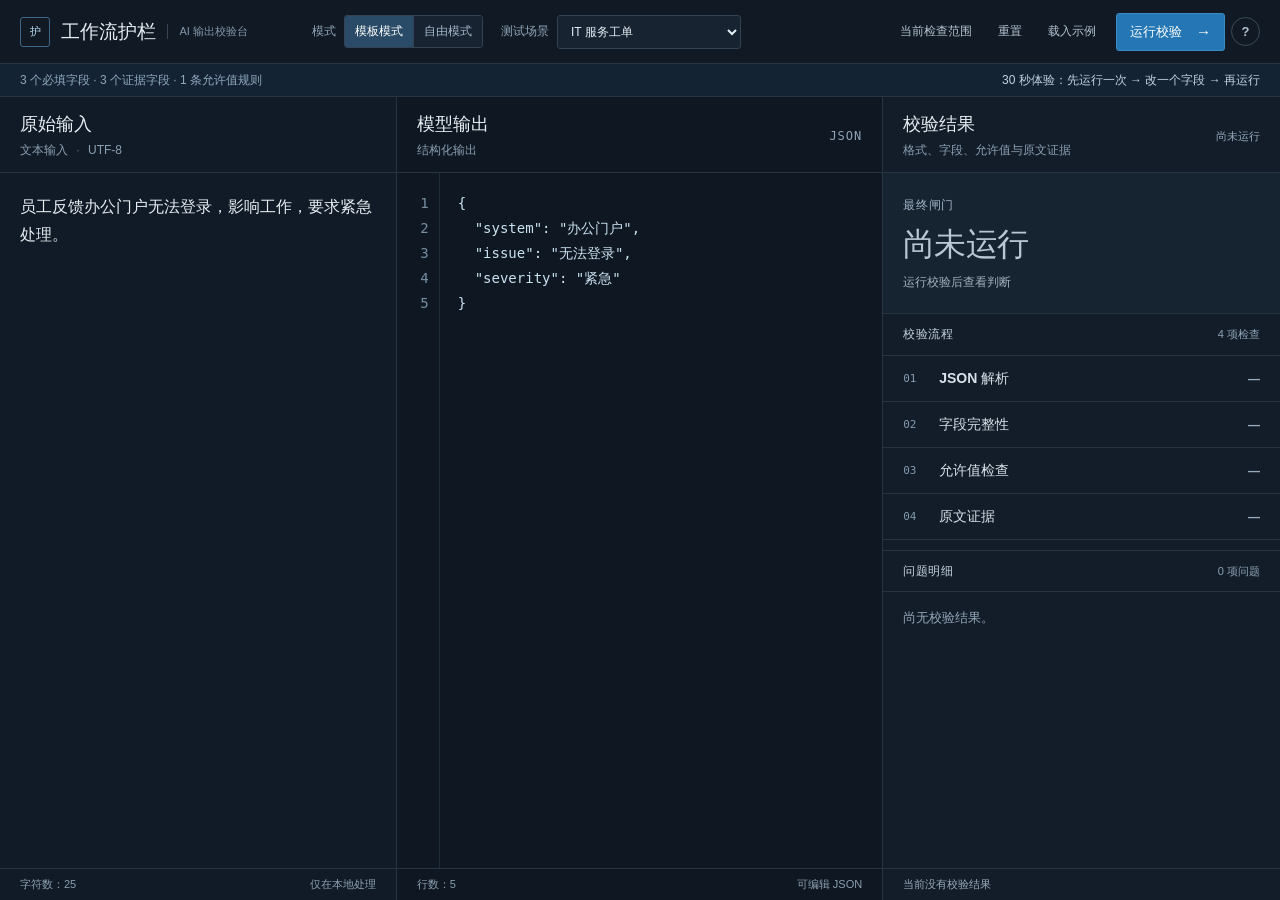
<file: index.html>
<!doctype html>
<html lang="zh-CN">
  <head>
    <meta charset="UTF-8" />
    <meta name="viewport" content="width=device-width, initial-scale=1" />
    <meta http-equiv="refresh" content="0; url=./app/" />
    <title>工作流护栏</title>
  </head>
  <body>
    <p>如果没有自动跳转，请<a href="./app/">打开工作流护栏</a>。</p>
  </body>
</html>
</file>
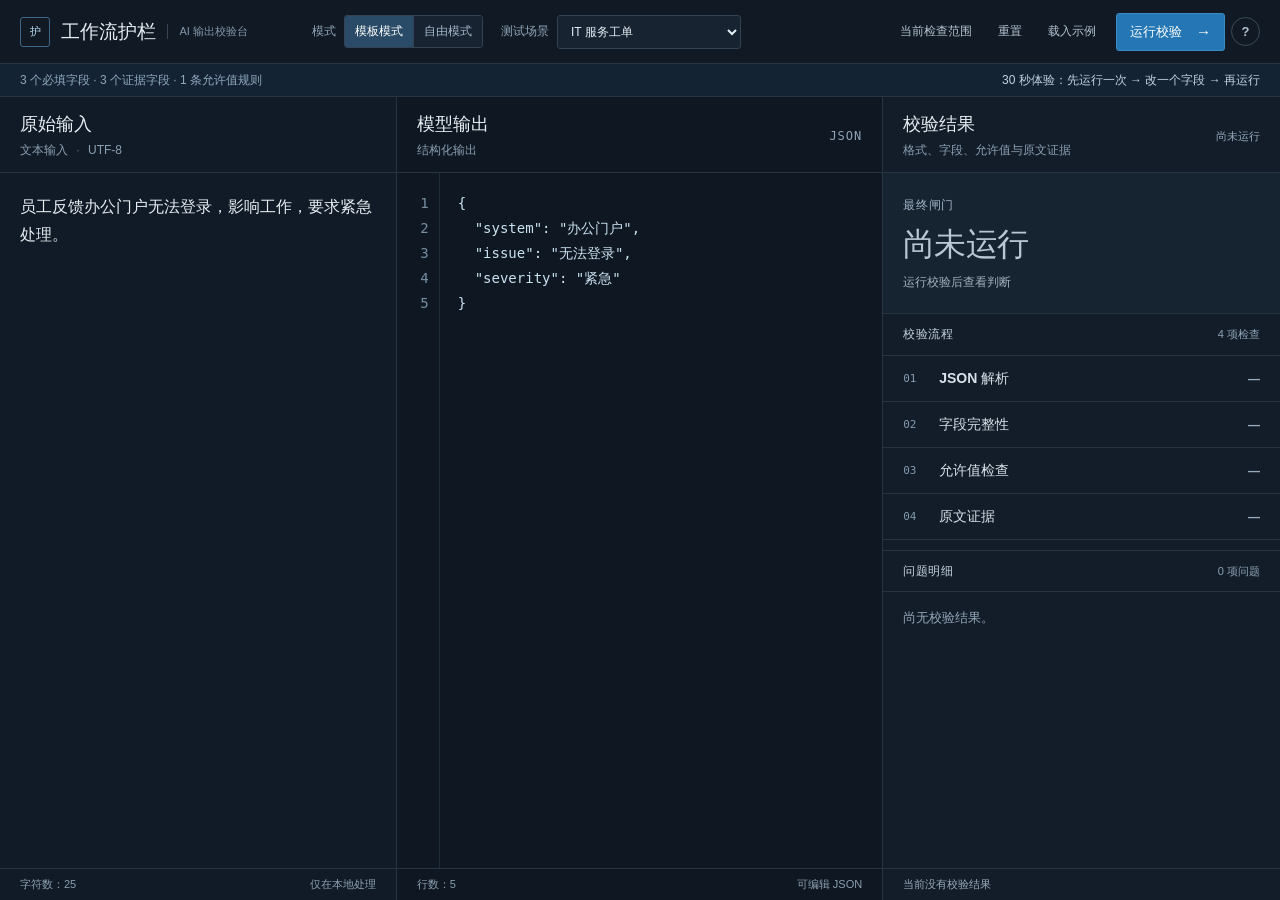
<file: app/index.html>
<!doctype html>
<html lang="zh-CN">
  <head>
    <meta charset="UTF-8" />
    <meta name="viewport" content="width=device-width, initial-scale=1" />
    <meta name="color-scheme" content="dark" />
    <title>工作流护栏 · AI 输出校验台</title>
    <link rel="stylesheet" href="./styles.css?v=1.1.0" />
    <script src="./validator.js?v=1.1.0" defer></script>
    <script src="./templates.js?v=1.1.0" defer></script>
    <script src="./app.js?v=1.1.0-onboarding" defer></script>
  </head>
  <body>
    <div class="app-shell">
      <header class="topbar">
        <div class="product"><span class="product-mark" aria-hidden="true">护</span><strong>工作流护栏</strong><span class="product-kind">AI 输出校验台</span></div>
        <div class="toolbar-context">
          <div class="toolbar-field mode-field"><span>模式</span><div class="mode-switch" role="group" aria-label="模式"><button type="button" id="template-mode" aria-pressed="true">模板模式</button><button type="button" id="free-mode" aria-pressed="false">自由模式</button></div></div>
          <label class="toolbar-field" id="scenario-field" for="scenario-select"><span>测试场景</span><select id="scenario-select"></select></label>
        </div>
        <div class="toolbar-actions">
          <button type="button" class="quiet-button" id="config-button">当前检查范围</button>
          <button type="button" class="quiet-button" id="guide-button" hidden>输入规范</button>
          <button type="button" class="quiet-button" id="reset-button">重置</button>
          <button type="button" class="quiet-button" id="load-button">载入示例</button>
          <button type="button" class="primary-button" id="run-button">运行校验 <span aria-hidden="true">→</span></button>
          <button type="button" class="about-button" id="about-button" aria-label="关于本项目" title="关于本项目">?</button>
        </div>
      </header>
      <div class="quick-tip"><span id="config-summary"></span><span id="quick-tip">30 秒体验：先运行一次 → 改一个字段 → 再运行</span></div>

      <main class="workspace">
        <section class="pane source-pane" aria-labelledby="source-title">
          <div class="pane-heading"><div><h1 id="source-title">原始输入</h1><p>文本输入 <span>·</span> UTF-8</p></div></div>
          <textarea id="source-input" spellcheck="false" aria-label="原始输入"></textarea>
          <div class="pane-status"><span id="character-count">字符数：0</span><span>仅在本地处理</span></div>
        </section>

        <section class="pane output-pane" aria-labelledby="output-title">
          <div class="pane-heading"><div><h2 id="output-title">模型输出</h2><p>结构化输出</p></div><span class="format-label">JSON</span></div>
          <div class="code-editor"><div class="line-numbers" id="line-numbers" aria-hidden="true">1</div><textarea id="json-input" spellcheck="false" wrap="off" aria-label="模型输出 JSON"></textarea></div>
          <div class="pane-status"><span id="line-count">行数：1</span><span>可编辑 JSON</span></div>
        </section>

        <aside class="pane validation-pane" aria-labelledby="validation-title">
          <div class="pane-heading validation-heading"><div><h2 id="validation-title">校验结果</h2><p>格式、字段、允许值与原文证据</p></div><span id="validation-state">尚未运行</span></div>
          <div class="validation-body">
            <div class="gate" id="gate" data-gate="idle"><span class="eyebrow">最终闸门</span><strong id="gate-label">尚未运行</strong><p id="gate-count">运行校验后查看判断</p></div>

            <div class="subhead"><h3>校验流程</h3><span>4 项检查</span></div>
            <div class="check-list">
              <details class="check-row" data-node="parse"><summary><span class="check-index">01</span><span class="check-name">JSON 解析</span><span class="node-status">—</span></summary><p class="node-explain">输出是不是合法 JSON？</p><p class="node-detail"></p></details>
              <details class="check-row" data-node="schema"><summary><span class="check-index">02</span><span class="check-name">字段完整性</span><span class="node-status">—</span></summary><p class="node-explain">要求的字段有没有缺失？</p><p class="node-detail"></p></details>
              <details class="check-row" data-node="rules"><summary><span class="check-index">03</span><span class="check-name">允许值检查</span><span class="node-status">—</span></summary><p class="node-explain">某些字段的值是否在预设范围内？</p><p class="node-detail"></p></details>
              <details class="check-row" data-node="evidence"><summary><span class="check-index">04</span><span class="check-name">原文证据</span><span class="node-status">—</span></summary><p class="node-explain">输出里的关键值，在原始材料里有没有直接出现？</p><p class="node-detail"></p></details>
            </div>

            <div class="subhead issues-head"><h3>问题明细</h3><span id="issue-count">0 项问题</span></div>
            <div class="issue-list" id="issue-list"><p class="empty-issues">尚无校验结果。</p></div>
          </div>
          <div class="validation-status" id="run-meta">本次会话尚未运行</div>
        </aside>
      </main>
    </div>

    <dialog id="about-dialog" aria-labelledby="about-title">
      <div class="dialog-top"><h2 id="about-title">Workflow Guardrail</h2><button type="button" id="close-about" aria-label="关闭关于窗口">×</button></div>
      <p>本工具是实习结束后，基于企业 AI 工作流调研中的通用问题形成的公开、脱敏 Demo。所有案例与规则均为虚构，所有处理在浏览器本地完成。</p>
      <a href="../docs/QUICKSTART_CN.html">查看快速说明</a>
    </dialog>

    <dialog id="config-dialog" aria-labelledby="config-title">
      <div class="dialog-top"><h2 id="config-title">校验配置</h2><button type="button" id="close-config" aria-label="关闭配置">×</button></div>
      <div id="template-config" hidden><p>当前模板的检查范围只读；你可以修改输入并重新运行。</p><dl><dt>必填字段</dt><dd id="scope-required"></dd><dt>需要原文证据</dt><dd id="scope-evidence"></dd><dt>允许值</dt><dd id="scope-enums"></dd></dl></div>
      <div id="free-config" hidden>
        <label for="config-required">必填字段</label><p>这些字段必须出现在模型输出里。用逗号分隔。</p><input id="config-required" type="text" placeholder="product, problem, action" />
        <label for="config-evidence">原文证据字段</label><p>这些字段的值需要在原始材料里找到直接依据。用逗号分隔。</p><input id="config-evidence" type="text" placeholder="product, problem, action" />
        <label for="config-enums">允许值</label><p>限制某个字段只能使用指定值。每行一条。</p><textarea id="config-enums" rows="4" placeholder="action = 换货 | 退款 | 维修"></textarea>
        <p class="config-error" id="config-error" role="alert" hidden></p>
        <div class="dialog-actions"><button type="button" id="save-config">保存配置</button></div>
      </div>
    </dialog>

    <dialog id="guide-dialog" aria-labelledby="guide-title">
      <div class="dialog-top"><h2 id="guide-title">输入规范</h2><button type="button" id="close-guide" aria-label="关闭输入规范">×</button></div>
      <p>为了让结果稳定、可解释，建议使用顶层 JSON 对象和简单明确的字段名。适合信息抽取、分类、标签与状态判断；需要检查的关键值最好在原始文本中直接出现。</p>
      <p>暂不支持嵌套对象规则、复杂跨字段逻辑、合同效力判断、文案质量判断、自动事实核查或语义推理。</p>
    </dialog>
  </body>
</html>
</file>
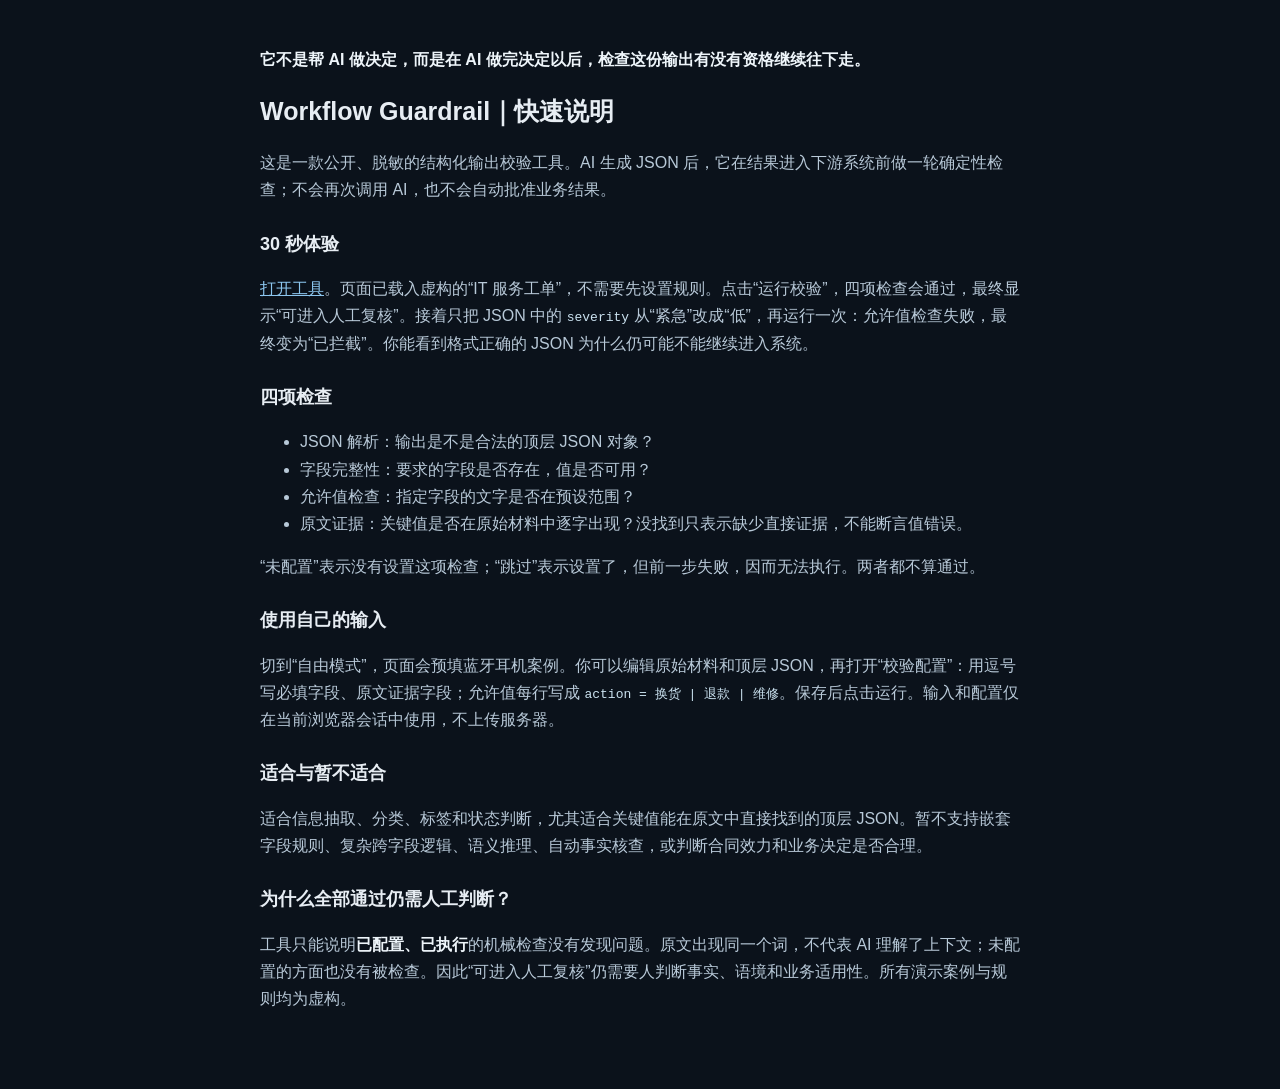
<file: docs/QUICKSTART_CN.html>
<!doctype html>
<html lang="zh-CN">
  <head>
    <meta charset="UTF-8" />
    <meta name="viewport" content="width=device-width, initial-scale=1" />
    <title>Workflow Guardrail｜快速说明</title>
    <style>
      :root { font-family: "Segoe UI", "Microsoft YaHei", sans-serif; color: #e7edf3; background: #0b121b; }
      body { max-width: 760px; margin: 0 auto; padding: 30px 22px 60px; line-height: 1.7; }
      h1 { font-size: 25px; } h2 { margin-top: 25px; font-size: 18px; }
      p, li { color: #b8c9d8; } strong { color: #eef5fa; }
      a { color: #8cc6ef; } code { color: #cbe2f0; }
    </style>
  </head>
  <body>
    <p><strong>它不是帮 AI 做决定，而是在 AI 做完决定以后，检查这份输出有没有资格继续往下走。</strong></p>
    <h1>Workflow Guardrail｜快速说明</h1>
    <p>这是一款公开、脱敏的结构化输出校验工具。AI 生成 JSON 后，它在结果进入下游系统前做一轮确定性检查；不会再次调用 AI，也不会自动批准业务结果。</p>

    <h2>30 秒体验</h2>
    <p><a href="../app/">打开工具</a>。页面已载入虚构的“IT 服务工单”，不需要先设置规则。点击“运行校验”，四项检查会通过，最终显示“可进入人工复核”。接着只把 JSON 中的 <code>severity</code> 从“紧急”改成“低”，再运行一次：允许值检查失败，最终变为“已拦截”。你能看到格式正确的 JSON 为什么仍可能不能继续进入系统。</p>

    <h2>四项检查</h2>
    <ul>
      <li>JSON 解析：输出是不是合法的顶层 JSON 对象？</li>
      <li>字段完整性：要求的字段是否存在，值是否可用？</li>
      <li>允许值检查：指定字段的文字是否在预设范围？</li>
      <li>原文证据：关键值是否在原始材料中逐字出现？没找到只表示缺少直接证据，不能断言值错误。</li>
    </ul>
    <p>“未配置”表示没有设置这项检查；“跳过”表示设置了，但前一步失败，因而无法执行。两者都不算通过。</p>

    <h2>使用自己的输入</h2>
    <p>切到“自由模式”，页面会预填蓝牙耳机案例。你可以编辑原始材料和顶层 JSON，再打开“校验配置”：用逗号写必填字段、原文证据字段；允许值每行写成 <code>action = 换货 | 退款 | 维修</code>。保存后点击运行。输入和配置仅在当前浏览器会话中使用，不上传服务器。</p>

    <h2>适合与暂不适合</h2>
    <p>适合信息抽取、分类、标签和状态判断，尤其适合关键值能在原文中直接找到的顶层 JSON。暂不支持嵌套字段规则、复杂跨字段逻辑、语义推理、自动事实核查，或判断合同效力和业务决定是否合理。</p>

    <h2>为什么全部通过仍需人工判断？</h2>
    <p>工具只能说明<strong>已配置、已执行</strong>的机械检查没有发现问题。原文出现同一个词，不代表 AI 理解了上下文；未配置的方面也没有被检查。因此“可进入人工复核”仍需要人判断事实、语境和业务适用性。所有演示案例与规则均为虚构。</p>
  </body>
</html>
</file>
<file: app/styles.css>
:root {
  font-family: "Segoe UI", "Microsoft YaHei", "PingFang SC", sans-serif;
  color: #e7edf3;
  background: #0b121b;
  font-synthesis: none;
  --surface: #111b27;
  --surface-deep: #0e1722;
  --border: #263443;
  --muted: #91a1b1;
  --blue: #62ace1;
  --green: #75c59b;
  --amber: #e0b86e;
  --red: #e77f7b;
}

* { box-sizing: border-box; }
[hidden] { display: none !important; }
body { margin: 0; }
button, select, textarea, input { font: inherit; }
button { cursor: pointer; }
.app-shell { display: flex; flex-direction: column; width: 100%; height: 100vh; min-height: 640px; overflow: hidden; }

.topbar { display: flex; align-items: center; gap: 22px; flex: none; height: 64px; padding: 0 20px; border-bottom: 1px solid var(--border); background: #101924; }
.product { display: flex; align-items: center; flex: none; gap: 11px; min-width: 270px; white-space: nowrap; }
.product-mark { display: grid; place-items: center; width: 30px; height: 30px; border: 1px solid #3d6689; border-radius: 3px; color: #b8ddf5; font-size: 11px; font-weight: 800; letter-spacing: -.07em; }
.product strong { font-size: 19px; font-weight: 800; letter-spacing: .005em; }
.product-kind { padding-left: 11px; border-left: 1px solid #394554; color: #8498ab; font-size: 11px; }
.toolbar-context, .toolbar-actions { display: flex; align-items: center; gap: 18px; }
.toolbar-context { flex: 1; min-width: 0; }
.toolbar-actions { flex: none; gap: 6px; }
.toolbar-field { display: flex; align-items: center; gap: 8px; color: #91a4b6; font-size: 12px; white-space: nowrap; }
.toolbar-field select { width: 184px; padding: 8px 23px 8px 9px; border: 1px solid #334252; border-radius: 3px; outline: none; background: #172331; color: #e4ecf5; font-size: 12px; }
.toolbar-field select:focus-visible { border-color: var(--blue); }
.mode-switch { display: flex; border: 1px solid #334252; border-radius: 3px; overflow: hidden; }
.mode-switch button { padding: 7px 10px; border: 0; background: #172331; color: #a5b8ca; font-size: 12px; white-space: nowrap; }
.mode-switch button + button { border-left: 1px solid #334252; }
.mode-switch button[aria-pressed="true"] { background: #294b67; color: #fff; font-weight: 750; }
.quiet-button, .about-button { padding: 8px 9px; border: 1px solid transparent; border-radius: 3px; background: transparent; color: #b4c2d0; font-size: 12px; }
.quiet-button:hover, .about-button:hover { border-color: #334b62; color: #fff; }
.primary-button { display: flex; align-items: center; gap: 14px; margin-left: 4px; padding: 9px 13px; border: 1px solid #3b8cc4; border-radius: 3px; background: #2477b4; color: #fff; font-size: 13px; font-weight: 750; white-space: nowrap; }
.primary-button:hover { background: #328bcc; }
.primary-button span { font-size: 15px; line-height: .6; font-weight: 400; }
.about-button { width: 29px; height: 29px; padding: 0; border-color: #3b4b5b; border-radius: 50%; font-size: 13px; font-weight: 700; }
.quick-tip { display: flex; justify-content: space-between; align-items: center; gap: 18px; min-height: 33px; padding: 6px 20px; border-bottom: 1px solid var(--border); background: #142333; color: #bfd3e4; font-size: 12px; }
#config-summary { color: #8fa9be; white-space: nowrap; }

.workspace { display: grid; grid-template-columns: 31fr 38fr 31fr; flex: 1; min-height: 0; }
.pane { display: flex; flex-direction: column; min-width: 0; min-height: 0; border-right: 1px solid var(--border); background: var(--surface); }
.pane:last-child { border-right: 0; }
.output-pane { background: var(--surface-deep); }
.pane-heading { display: flex; align-items: center; justify-content: space-between; flex: none; min-height: 76px; padding: 14px 20px 11px; border-bottom: 1px solid var(--border); }
.pane-heading h1, .pane-heading h2 { margin: 0; font-size: 18px; font-weight: 750; line-height: 1.3; }
.pane-heading p { margin: 5px 0 0; color: #8ca0b3; font-size: 12px; }
.pane-heading p span { margin: 0 5px; color: #566b7e; }
.format-label { color: #91a5b7; font-family: Consolas, monospace; font-size: 12px; letter-spacing: .08em; }
.pane-status { display: flex; align-items: center; justify-content: space-between; gap: 10px; flex: none; height: 32px; padding: 0 20px; border-top: 1px solid var(--border); color: #8da0b1; font-size: 11px; }

#source-input { flex: 1; width: 100%; min-height: 0; padding: 20px; border: 0; outline: none; resize: none; background: transparent; color: #e7edf3; font-size: 16px; line-height: 1.75; }
#source-input:focus { background: #142131; }
.code-editor { display: flex; flex: 1; min-height: 0; overflow: hidden; }
.line-numbers { flex: none; width: 43px; padding: 18px 10px 18px 0; overflow: hidden; border-right: 1px solid #1e2b39; color: #7890a4; font-family: Consolas, "Cascadia Code", monospace; font-size: 14px; line-height: 25px; text-align: right; white-space: pre; user-select: none; }
#json-input { flex: 1; width: 100%; min-width: 0; min-height: 0; padding: 18px; border: 0; outline: none; resize: none; background: transparent; color: #cbe2f0; font-family: Consolas, "Cascadia Code", "Microsoft YaHei", monospace; font-size: 14px; line-height: 25px; tab-size: 2; white-space: pre; }
.code-editor:focus-within { background: #101e2d; }
#json-input::selection, #source-input::selection { background: #325e82; }

.validation-pane { background: #121d29; }
.validation-heading { min-height: 76px; }
#validation-state { color: #96aabc; font-size: 11px; font-weight: 700; white-space: nowrap; }
#validation-state[data-state="dirty"] { color: var(--amber); }
.validation-body { flex: 1; min-height: 0; overflow-y: auto; scrollbar-color: #38506a transparent; }
.gate { padding: 24px 20px 22px; border-bottom: 1px solid var(--border); background: #162331; }
.eyebrow { display: block; color: #a1b4c5; font-size: 12px; font-weight: 750; letter-spacing: .06em; }
.gate strong { display: block; margin-top: 11px; color: #b9c7d3; font-size: clamp(32px, 2.35vw, 40px); font-weight: 800; line-height: 1.2; letter-spacing: -.025em; }
.gate p { margin: 11px 0 0; color: #a2b2c0; font-size: 12px; }
.gate[data-gate="blocked"] strong { color: var(--red); }
.gate[data-gate="review"] strong { color: var(--amber); }
.gate[data-gate="ready"] strong { color: var(--green); }
.subhead { display: flex; align-items: center; justify-content: space-between; height: 42px; padding: 0 20px; border-bottom: 1px solid var(--border); }
.subhead h3 { margin: 0; color: #c7d4df; font-size: 12px; font-weight: 750; letter-spacing: .04em; }
.subhead span { color: #8da2b4; font-size: 11px; }
.check-row { border-bottom: 1px solid #263442; }
.check-row summary { display: grid; grid-template-columns: 30px minmax(0, 1fr) auto; align-items: center; gap: 6px; min-height: 45px; padding: 0 20px; cursor: pointer; list-style: none; }
.check-row summary::-webkit-details-marker { display: none; }
.check-row summary:hover { background: #1a2a3a; }
.check-index { color: #849aaf; font-family: Consolas, monospace; font-size: 11px; }
.check-name { overflow: hidden; color: #d8e1ea; font-size: 14px; font-weight: 650; text-overflow: ellipsis; white-space: nowrap; }
.node-status { color: #98aabc; font-size: 12px; font-weight: 750; white-space: nowrap; }
.check-row[data-status="pass"] .node-status { color: var(--green); }
.check-row[data-status="fail"] .node-status { color: var(--red); }
.check-row[data-status="warning"] .node-status { color: var(--amber); }
.check-row[data-status="skipped"] .node-status { color: #718497; }
.check-row[data-status="unconfigured"] .node-status { color: #8497a9; }
.node-explain { margin: 0; padding: 1px 20px 4px 56px; color: #d1dfeb; font-size: 12px; line-height: 1.5; }
.node-detail { margin: 0; padding: 0 20px 13px 56px; color: #afbfcd; font-size: 12px; line-height: 1.6; overflow-wrap: anywhere; }
.issues-head { margin-top: 10px; border-top: 1px solid var(--border); }
.issue-list { padding: 0 20px 16px; }
.empty-issues { margin: 17px 0; color: #93a6b8; font-size: 13px; }
.issue { padding: 17px 0 15px; border-bottom: 1px solid #2b3947; }
.issue:last-child { border-bottom: 0; }
.issue-head { display: flex; align-items: center; justify-content: space-between; gap: 8px; }
.issue-severity { color: var(--red); font-size: 12px; font-weight: 800; }
.issue[data-severity="warning"] .issue-severity { color: var(--amber); }
.issue-path { color: #a9d3f0; font-family: Consolas, "Cascadia Code", monospace; font-size: 14px; font-weight: 800; }
.issue strong { display: block; margin-top: 9px; color: #e3ebf3; font-size: 16px; font-weight: 750; }
.issue p { margin: 7px 0 0; color: #b3c1ce; font-size: 13px; line-height: 1.6; overflow-wrap: anywhere; }
.validation-status { display: flex; align-items: center; flex: none; min-height: 32px; padding: 0 20px; border-top: 1px solid var(--border); color: #9aabb9; font-size: 11px; }

dialog { width: min(480px, calc(100vw - 32px)); max-height: calc(100vh - 32px); overflow: auto; padding: 23px; border: 1px solid #42576a; border-radius: 4px; background: #152230; color: #dce6ef; box-shadow: 0 18px 55px rgba(0,0,0,.45); }
dialog::backdrop { background: rgba(2, 8, 14, .74); }
.dialog-top { display: flex; align-items: center; justify-content: space-between; gap: 14px; }
.dialog-top h2 { margin: 0; font-size: 17px; }
.dialog-top button { border: 0; background: transparent; color: #a7b9c9; font-size: 22px; line-height: 1; }
dialog p { color: #b2c1cf; font-size: 12px; line-height: 1.7; }
dialog a { color: #8cc6ef; font-size: 13px; }
#config-dialog label { display: block; margin-top: 17px; color: #e0e9f1; font-size: 13px; font-weight: 700; }
#config-dialog label + p { margin: 3px 0 7px; }
#config-dialog input, #config-dialog textarea { width: 100%; padding: 9px 10px; border: 1px solid #435b70; border-radius: 3px; background: #0f1b27; color: #e8f0f6; font-size: 13px; }
#config-dialog textarea { resize: vertical; font-family: Consolas, "Microsoft YaHei", monospace; }
#config-dialog dl { display: grid; grid-template-columns: 100px 1fr; gap: 11px; margin: 18px 0 0; font-size: 13px; }
#config-dialog dt { color: #90abc0; }
#config-dialog dd { margin: 0; overflow-wrap: anywhere; }
.config-error { color: var(--red); }
.dialog-actions { display: flex; justify-content: flex-end; margin-top: 18px; }
.dialog-actions button { padding: 8px 14px; border: 1px solid #3b8cc4; border-radius: 3px; background: #2477b4; color: #fff; }

@media (max-width: 1120px) {
  .topbar { gap: 12px; }
  .product { min-width: 0; }
  .product-kind { display: none; }
  .workspace { grid-template-columns: 32fr 38fr 30fr; }
}
@media (max-width: 850px) {
  .app-shell { height: auto; min-height: 100vh; overflow: visible; }
  .topbar { flex-wrap: wrap; height: auto; min-height: 56px; padding: 10px 14px; }
  .toolbar-context { order: 2; flex-basis: 100%; }
  .toolbar-actions { order: 3; margin-left: 0; }
  .workspace { display: grid; grid-template-columns: 1fr 1fr; }
  .source-pane, .output-pane { height: 48vh; min-height: 320px; }
  .validation-pane { grid-column: 1 / -1; min-height: 520px; }
  .validation-body { overflow: visible; }
}
@media (max-width: 550px) {
  .product strong { font-size: 15px; }
  .product-kind { display: none; }
  .toolbar-context { flex-wrap: wrap; gap: 8px; }
  .toolbar-actions { display: flex; flex-wrap: wrap; width: 100%; gap: 3px; }
  .quiet-button { padding: 7px 6px; font-size: 11px; }
  .primary-button { padding: 8px; }
  .quick-tip { align-items: flex-start; flex-direction: column; gap: 3px; padding: 7px 14px; }
  #config-summary { white-space: normal; font-size: 11px; }
  .workspace { grid-template-columns: 1fr; }
  .source-pane, .output-pane { height: 34vh; min-height: 240px; }
  .validation-pane { grid-column: auto; }
}
</file>
